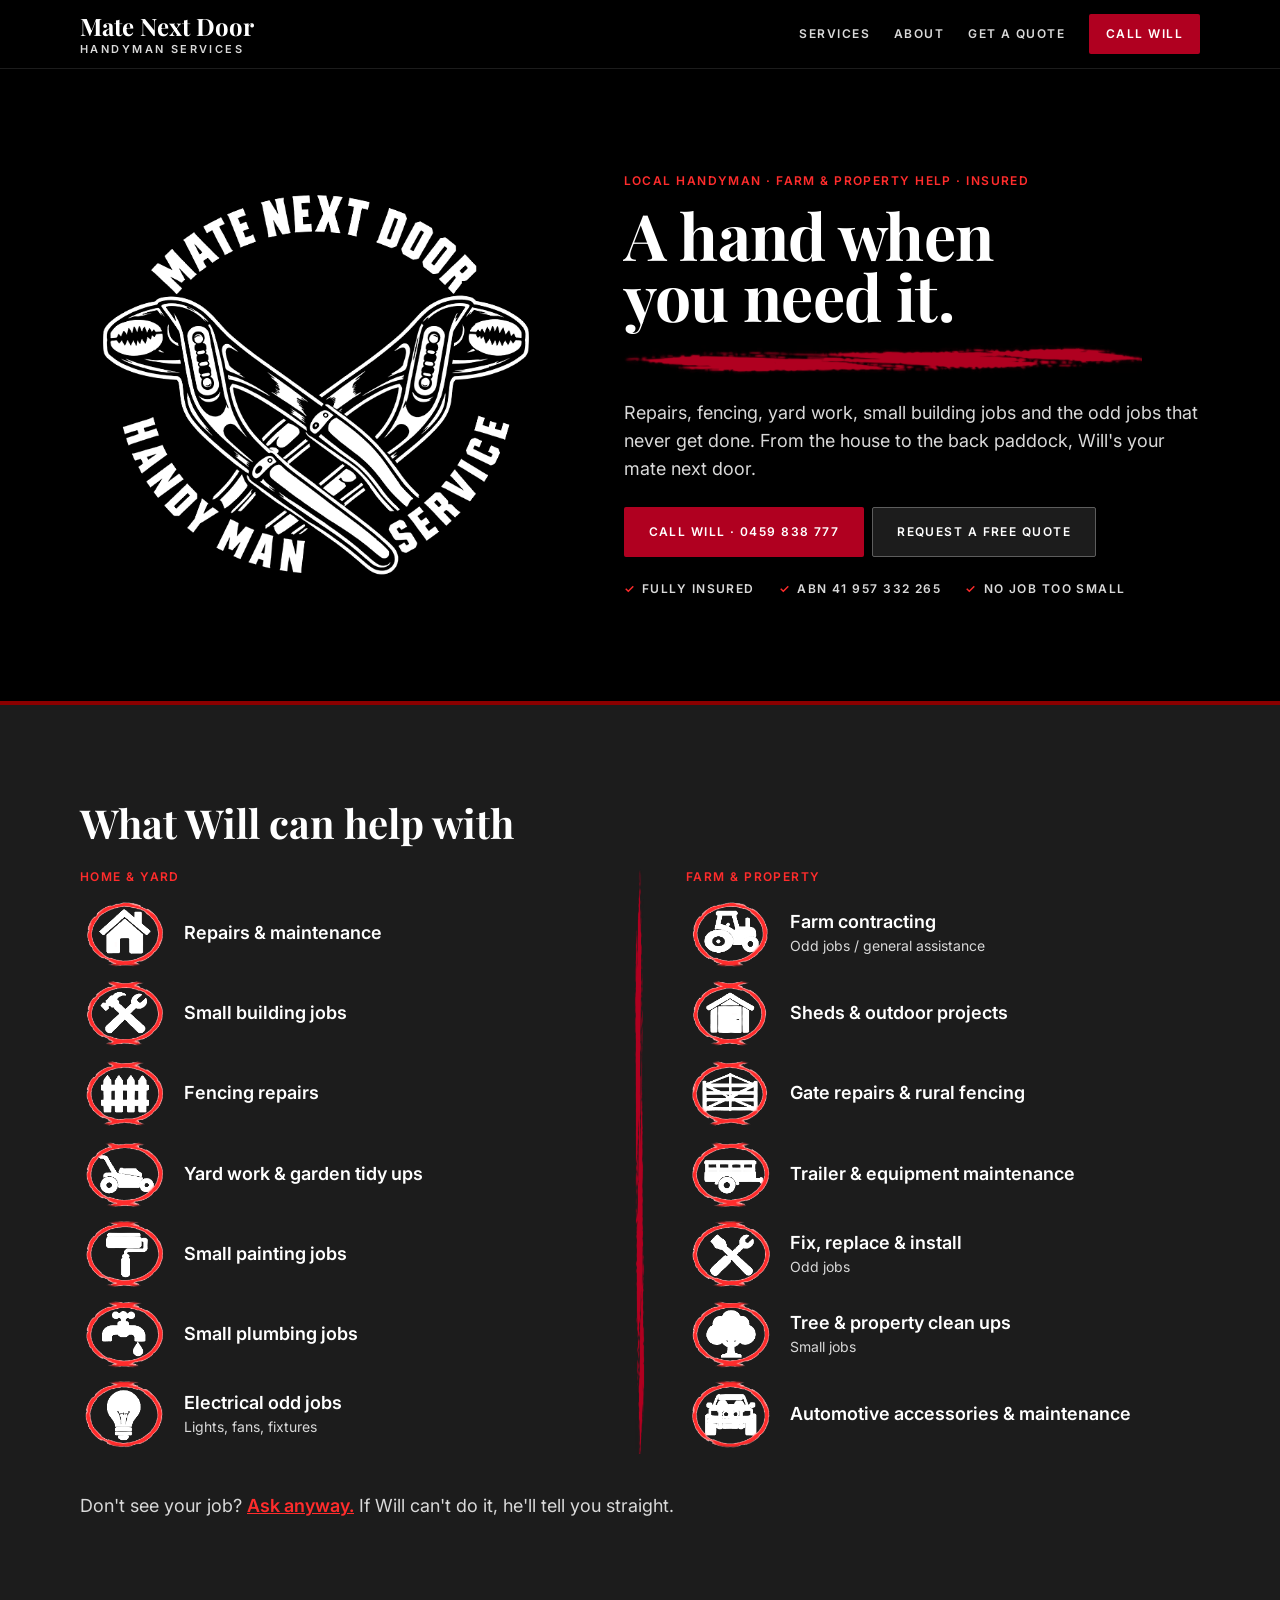
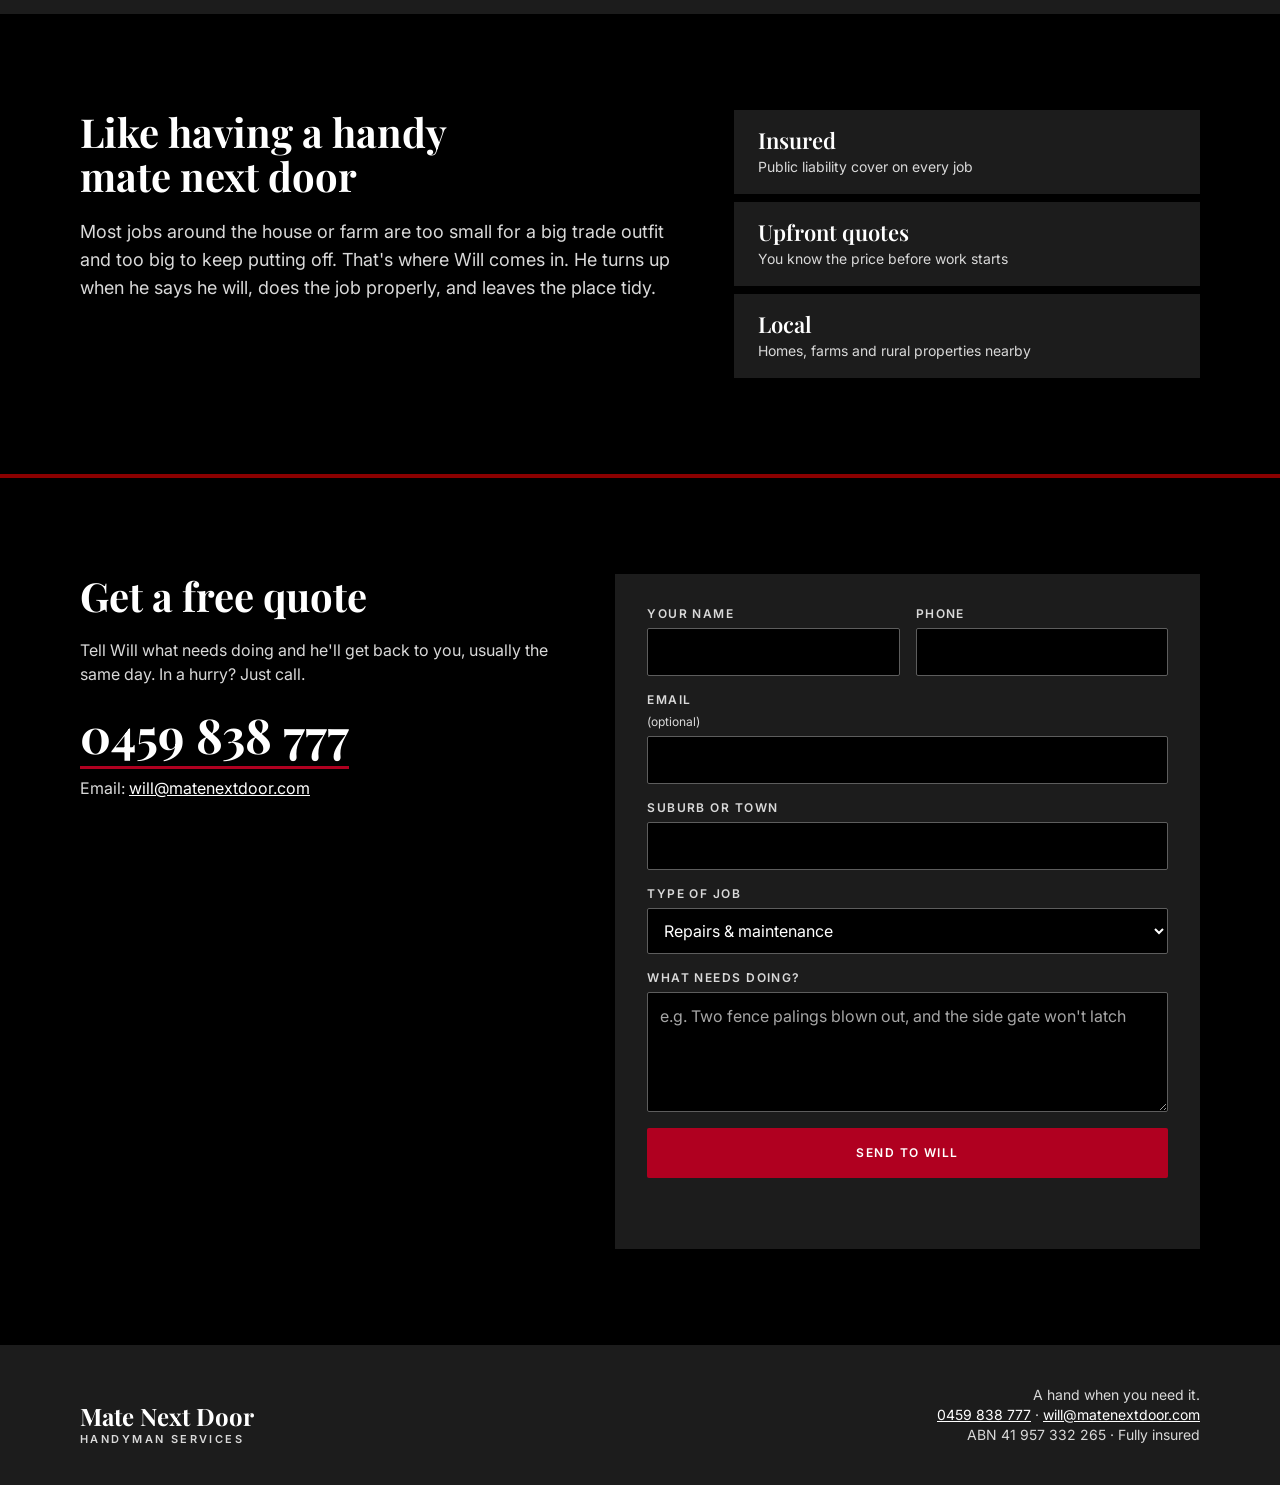
<file: index.html>
<!doctype html>
<html lang="en-AU">
<head>
<meta charset="utf-8">
<meta name="viewport" content="width=device-width, initial-scale=1">
<title>Mate Next Door | Handyman Services</title>
<meta name="description" content="Mate Next Door: local handyman, farm and property help. Repairs, fencing, yard work, small building, painting and plumbing jobs. Insured. A hand when you need it.">
<meta name="theme-color" content="#000000">
<link rel="icon" href="img/favicon.png">
<link rel="apple-touch-icon" href="img/favicon.png">
<link rel="preconnect" href="https://fonts.googleapis.com">
<link rel="preconnect" href="https://fonts.gstatic.com" crossorigin>
<link href="https://fonts.googleapis.com/css2?family=Inter:wght@400;600&family=Playfair+Display:wght@600;700&display=swap" rel="stylesheet">
<link rel="stylesheet" href="styles.css">
</head>
<body>

<header class="topbar">
  <div class="wrap topbar-inner">
    <a href="#top" class="wordmark" aria-label="Mate Next Door home">
      <span class="wm-main">Mate Next Door</span>
      <span class="wm-sub">Handyman Services</span>
    </a>
    <nav class="nav" aria-label="Main">
      <a href="#services">Services</a>
      <a href="#about">About</a>
      <a href="#quote">Get a quote</a>
    </nav>
    <a class="btn btn-red btn-sm" href="tel:+61459838777">Call Will</a>
  </div>
</header>

<main id="top">

  <section class="hero">
    <div class="wrap hero-inner">
      <div class="hero-logo">
        <img src="img/logo.png" alt="Mate Next Door Handy Man Service logo" width="634" height="634"
             onerror="this.parentNode.classList.add('no-logo')">
        <div class="logo-fallback" aria-hidden="true"><span>Mate Next Door</span><small>Handy Man Service</small></div>
      </div>
      <div class="hero-copy">
      <p class="eyebrow">Local handyman · Farm &amp; property help · Insured</p>
      <h1>A hand when<br>you need it.</h1>
      <img class="brush" src="img/noir/brush.png" alt="" width="740" height="45">
      <p class="lede">Repairs, fencing, yard work, small building jobs and the odd jobs that never get done. From the house to the back paddock, Will's your mate next door.</p>
      <div class="cta-row">
        <a class="btn btn-red" href="tel:+61459838777">Call Will · 0459 838 777</a>
        <a class="btn btn-outline" href="#quote">Request a free quote</a>
      </div>
      <ul class="trust">
        <li>Fully insured</li>
        <li>ABN 41 957 332 265</li>
        <li>No job too small</li>
      </ul>
      </div>
    </div>
  </section>

  <section id="services" class="services">
    <div class="wrap">
      <h2>What Will can help with</h2>
      <div class="svc-cols">
        <div>
          <h3 class="col-head eyebrow">Home &amp; yard</h3>
          <ul class="svc-list">
            <li><img src="img/noir/icons/repairs.png" alt="" width="160" height="124"><span>Repairs &amp; maintenance</span></li>
            <li><img src="img/noir/icons/building.png" alt="" width="160" height="124"><span>Small building jobs</span></li>
            <li><img src="img/noir/icons/fencing.png" alt="" width="160" height="124"><span>Fencing repairs</span></li>
            <li><img src="img/noir/icons/yard.png" alt="" width="160" height="124"><span>Yard work &amp; garden tidy ups</span></li>
            <li><img src="img/noir/icons/painting.png" alt="" width="160" height="124"><span>Small painting jobs</span></li>
            <li><img src="img/noir/icons/plumbing.png" alt="" width="160" height="124"><span>Small plumbing jobs</span></li>
            <li><img src="img/noir/icons/electrical.png" alt="" width="160" height="124"><span>Electrical odd jobs <small>Lights, fans, fixtures</small></span></li>
          </ul>
        </div>
        <div class="svc-divider" aria-hidden="true"></div>
        <div>
          <h3 class="col-head eyebrow">Farm &amp; property</h3>
          <ul class="svc-list">
            <li><img src="img/noir/icons/farm.png" alt="" width="160" height="124"><span>Farm contracting <small>Odd jobs / general assistance</small></span></li>
            <li><img src="img/noir/icons/sheds.png" alt="" width="160" height="124"><span>Sheds &amp; outdoor projects</span></li>
            <li><img src="img/noir/icons/gates.png" alt="" width="160" height="124"><span>Gate repairs &amp; rural fencing</span></li>
            <li><img src="img/noir/icons/trailer.png" alt="" width="160" height="124"><span>Trailer &amp; equipment maintenance</span></li>
            <li><img src="img/noir/icons/install.png" alt="" width="160" height="124"><span>Fix, replace &amp; install <small>Odd jobs</small></span></li>
            <li><img src="img/noir/icons/trees.png" alt="" width="160" height="124"><span>Tree &amp; property clean ups <small>Small jobs</small></span></li>
            <li><img src="img/noir/icons/automotive.png" alt="" width="160" height="124"><span>Automotive accessories &amp; maintenance</span></li>
          </ul>
        </div>
      </div>
      <p class="svc-note">Don't see your job? <a href="#quote">Ask anyway.</a> If Will can't do it, he'll tell you straight.</p>
    </div>
  </section>

  <section id="about" class="about">
    <div class="wrap about-inner">
      <div>
        <h2>Like having a handy mate next door</h2>
        <p>Most jobs around the house or farm are too small for a big trade outfit and too big to keep putting off. That's where Will comes in. He turns up when he says he will, does the job properly, and leaves the place tidy.</p>
      </div>
      <ul class="facts">
        <li><strong>Insured</strong><span>Public liability cover on every job</span></li>
        <li><strong>Upfront quotes</strong><span>You know the price before work starts</span></li>
        <li><strong>Local</strong><span>Homes, farms and rural properties nearby</span></li>
      </ul>
    </div>
  </section>

  <section id="quote" class="quote">
    <div class="wrap quote-inner">
      <div class="quote-copy">
        <h2>Get a free quote</h2>
        <p>Tell Will what needs doing and he'll get back to you, usually the same day. In a hurry? Just call.</p>
        <p class="big-phone"><a href="tel:+61459838777">0459 838 777</a></p>
        <p class="email-line">Email: <a href="mailto:will@matenextdoor.com">will@matenextdoor.com</a></p>
      </div>
      <form class="quote-form" id="quote-form" novalidate>
        <div class="row2">
          <label>Your name<input name="name" autocomplete="name" required></label>
          <label>Phone<input name="phone" type="tel" autocomplete="tel" required></label>
        </div>
        <label>Email <span class="opt">(optional)</span><input name="email" type="email" autocomplete="email"></label>
        <label>Suburb or town<input name="suburb" autocomplete="address-level2" required></label>
        <label>Type of job
          <select name="service">
            <option>Repairs &amp; maintenance</option>
            <option>Small building job</option>
            <option>Fencing / gates</option>
            <option>Yard work &amp; garden tidy up</option>
            <option>Painting</option>
            <option>Plumbing</option>
            <option>Electrical odd job</option>
            <option>Farm contracting</option>
            <option>Sheds &amp; outdoor projects</option>
            <option>Trailer / equipment / automotive</option>
            <option>Tree &amp; property clean up</option>
            <option>Something else</option>
          </select>
        </label>
        <label>What needs doing?<textarea name="details" rows="4" required placeholder="e.g. Two fence palings blown out, and the side gate won't latch"></textarea></label>
        <label class="hp" aria-hidden="true">Leave this empty<input name="company" tabindex="-1" autocomplete="off"></label>
        <button class="btn btn-red btn-block" type="submit">Send to Will</button>
        <p class="form-status" role="status" aria-live="polite"></p>
      </form>
    </div>
  </section>

</main>

<footer class="footer">
  <div class="wrap footer-inner">
    <div>
      <span class="wm-main">Mate Next Door</span>
      <span class="wm-sub">Handyman Services</span>
    </div>
    <p>A hand when you need it.<br>
       <a href="tel:+61459838777">0459 838 777</a> · <a href="mailto:will@matenextdoor.com">will@matenextdoor.com</a><br>
       ABN 41 957 332 265 · Fully insured</p>
  </div>
</footer>

<script src="quote.js" defer></script>
</body>
</html>
</file>
<file: styles.css>
/* Crimson Noir: black grounds, white words, red only where it means something.
   Token names and values follow the Crimson Noir design system. */
:root {
  color-scheme: dark;
  --black: #000000;          /* page ground */
  --surface: #1c1c1c;        /* cards, panels, inputs */
  --surface-raised: #5d5d5d; /* hover, menus, dividers */
  --ink: #ffffff;            /* text that must be read */
  --ink-muted: #d9d9d9;      /* secondary text */
  --blood: #8b0000;          /* pressed crimson, large brand fields */
  --crimson: #b00020;        /* the one action colour: fill only */
  --crimson-text: #ff2c2c;   /* red that must be read: links, errors, focus */
  --display: "Playfair Display", Georgia, "Times New Roman", serif;
  --sans: Inter, system-ui, -apple-system, "Segoe UI", sans-serif;
  --space-2: 8px; --space-4: 16px; --space-6: 24px; --space-10: 40px;
  --radius-sm: 2px; --radius-md: 6px;
}

* { box-sizing: border-box; }
html { scroll-behavior: smooth; }
body {
  margin: 0;
  background: var(--black);
  color: var(--ink);
  font: 400 16px/24px var(--sans);
  -webkit-font-smoothing: antialiased;
}
img { max-width: 100%; height: auto; display: block; }
a { color: var(--crimson-text); }
h1, h2, h3 {
  font-family: var(--display);
  font-weight: 700;
  line-height: 1.1;
  margin: 0 0 0.5em;
  text-wrap: balance;
}
h2 { font-size: clamp(28px, 4.5vw, 40px); line-height: 1.1; }
h3 { font-weight: 600; }
.label, .eyebrow {
  font: 600 12px/16px var(--sans); letter-spacing: 0.12em; text-transform: uppercase;
}

.wrap { width: min(1120px, 100% - 32px); margin-inline: auto; }

/* Buttons: label style, square-ish, no shadows */
.btn {
  display: inline-flex; align-items: center; justify-content: center;
  font: 600 12px/16px var(--sans); letter-spacing: 0.12em; text-transform: uppercase;
  text-decoration: none;
  min-height: 48px; padding: var(--space-4) var(--space-6);
  border-radius: var(--radius-sm);
  border: 1px solid transparent;
  cursor: pointer;
  transition: background .15s, color .15s, border-color .15s;
}
.btn-red { background: var(--crimson); color: var(--ink); }
.btn-red:hover, .btn-red:active { background: var(--blood); }
.btn-outline { background: var(--surface); color: var(--ink); border-color: var(--surface-raised); }
.btn-outline:hover { background: var(--surface-raised); }
.btn-sm { min-height: 40px; padding: var(--space-2) var(--space-4); }
.btn-block { width: 100%; }
.btn:focus-visible, a:focus-visible, input:focus-visible, select:focus-visible, textarea:focus-visible {
  outline: 2px solid var(--crimson-text); outline-offset: 2px;
}

/* Header */
.topbar {
  position: sticky; top: 0; z-index: 10;
  background: var(--black); border-bottom: 1px solid var(--surface);
}
.topbar-inner { display: flex; align-items: center; gap: var(--space-6); min-height: 68px; }
.wordmark { text-decoration: none; color: var(--ink); display: flex; flex-direction: column; line-height: 1; }
.wm-main { font: 700 24px/1 var(--display); }
.wm-sub {
  font: 600 11px/1 var(--sans); text-transform: uppercase; letter-spacing: 0.22em;
  color: var(--ink-muted); margin-top: 6px;
}
.nav { display: flex; gap: var(--space-6); margin-left: auto; }
.nav a {
  text-decoration: none; color: var(--ink-muted);
  font: 600 12px/16px var(--sans); letter-spacing: 0.12em; text-transform: uppercase;
}
.nav a:hover { color: var(--ink); }

/* Hero */
.hero {
  background: var(--black);
  padding: clamp(48px, 8vw, 96px) 0;
  border-bottom: 4px solid var(--blood);
}
.hero-inner { display: grid; grid-template-columns: minmax(0, 0.9fr) minmax(0, 1.1fr); gap: clamp(32px, 6vw, 72px); align-items: center; }
.hero-logo { position: relative; aspect-ratio: 1; max-width: 440px; width: 100%; justify-self: center; }
.hero-logo img { width: 100%; height: 100%; object-fit: contain; }
.logo-fallback { display: none; }
.hero-logo.no-logo img { display: none; }
.hero-logo.no-logo .logo-fallback {
  display: flex; flex-direction: column; align-items: center; justify-content: center; text-align: center;
  height: 100%; border: 2px solid var(--ink); border-radius: 50%; padding: 12%;
}
.logo-fallback span { font: 700 clamp(36px, 6vw, 56px)/0.95 var(--display); }
.logo-fallback small { font: 600 12px/16px var(--sans); text-transform: uppercase; letter-spacing: 0.18em; color: var(--ink-muted); margin-top: 12px; }
.eyebrow { color: var(--crimson-text); margin: 0 0 var(--space-4); }
.hero h1 { font-size: clamp(48px, 9vw, 64px); line-height: 0.95; letter-spacing: -0.01em; margin: 0; }
.brush { width: min(520px, 90%); margin: var(--space-4) 0 var(--space-6); }
.lede { max-width: 36em; font-size: 18px; line-height: 28px; color: var(--ink-muted); margin: 0 0 var(--space-6); }
.cta-row { display: flex; flex-wrap: wrap; gap: var(--space-2); }
.trust {
  list-style: none; padding: 0; margin: var(--space-6) 0 0;
  display: flex; flex-wrap: wrap; gap: var(--space-2) var(--space-6);
  font: 600 12px/16px var(--sans); letter-spacing: 0.12em; text-transform: uppercase; color: var(--ink-muted);
}
.trust li::before { content: "✓"; color: var(--crimson-text); margin-right: 6px; }

/* Services */
.services { background: var(--surface); padding: clamp(56px, 8vw, 96px) 0; }
.svc-cols { display: grid; grid-template-columns: 1fr 12px 1fr; gap: var(--space-10); margin-top: var(--space-6); }
.col-head { color: var(--crimson-text); margin-bottom: var(--space-2); }
.svc-divider { background: url("img/noir/brush-v.png") center / 100% 100% no-repeat; }
.svc-list { list-style: none; margin: 0; padding: 0; }
.svc-list li {
  display: grid; grid-template-columns: 88px 1fr; align-items: center; gap: var(--space-4);
  padding: 6px 0;
}
.svc-list img { width: 88px; }
.svc-list span { font: 600 18px/24px var(--sans); }
.svc-list small { display: block; font: 400 14px/20px var(--sans); color: var(--ink-muted); margin-top: 2px; }
.svc-note { margin: var(--space-10) 0 0; font-size: 18px; color: var(--ink-muted); }
.svc-note a { font-weight: 600; }

/* About */
.about { padding: clamp(56px, 8vw, 96px) 0; }
.about-inner { display: grid; grid-template-columns: 1.3fr 1fr; gap: 48px; align-items: start; }
.about p { color: var(--ink-muted); max-width: 36em; margin: 0; font-size: 18px; line-height: 28px; }
.facts { list-style: none; padding: 0; margin: 0; display: grid; gap: var(--space-2); }
.facts li { background: var(--surface); padding: var(--space-4) var(--space-6); }
.facts strong { display: block; font: 600 22px/28px var(--display); }
.facts span { color: var(--ink-muted); font-size: 14px; line-height: 20px; }

/* Quote */
.quote { background: var(--black); border-top: 4px solid var(--blood); padding: clamp(56px, 8vw, 96px) 0; }
.quote-inner { display: grid; grid-template-columns: 1fr 1.2fr; gap: 48px; align-items: start; }
.quote-copy p { color: var(--ink-muted); }
.big-phone { margin: var(--space-6) 0 var(--space-2); }
.big-phone a {
  font: 700 clamp(36px, 6vw, 48px)/1 var(--display); color: var(--ink); text-decoration: none;
  border-bottom: 3px solid var(--crimson);
}
.email-line a { color: var(--ink); }
.quote-form {
  background: var(--surface); color: var(--ink); padding: clamp(20px, 4vw, 32px);
  display: grid; gap: var(--space-4);
}
.quote-form label {
  display: grid; gap: 6px;
  font: 600 12px/16px var(--sans); letter-spacing: 0.12em; text-transform: uppercase; color: var(--ink-muted);
}
.opt { color: var(--ink-muted); text-transform: none; letter-spacing: 0; font-weight: 400; }
.quote-form input, .quote-form select, .quote-form textarea {
  font: 400 16px/24px var(--sans); color: var(--ink);
  border: 1px solid var(--surface-raised); border-radius: var(--radius-sm); padding: 11px 12px; width: 100%;
  background: var(--black);
}
.quote-form textarea { resize: vertical; }
.quote-form ::placeholder { color: #a6a6a6; }
.row2 { display: grid; grid-template-columns: 1fr 1fr; gap: var(--space-4); }
.hp { position: absolute; left: -9999px; }
.form-status { margin: 0; min-height: 1.4em; font-weight: 600; }
.form-status.ok { color: var(--ink); }
.form-status.ok::before { content: "✓ "; color: var(--crimson-text); }
.form-status.err { color: var(--crimson-text); }

/* Footer */
.footer { background: var(--surface); color: var(--ink-muted); padding: var(--space-10) 0; }
.footer-inner { display: flex; flex-wrap: wrap; justify-content: space-between; gap: var(--space-6); align-items: end; }
.footer .wm-main { color: var(--ink); display: block; }
.footer .wm-sub { display: block; }
.footer p { margin: 0; text-align: right; font-size: 14px; line-height: 20px; }
.footer a { color: var(--ink); }

/* Small screens */
@media (max-width: 820px) {
  .nav { display: none; }
  .topbar-inner { justify-content: space-between; }
  .wm-main { font-size: 20px; }
  .svc-cols { grid-template-columns: 1fr; gap: var(--space-6); }
  .svc-divider { display: none; }
  .about-inner, .quote-inner, .hero-inner { grid-template-columns: 1fr; gap: 32px; }
  .hero-logo { max-width: 280px; }
  .footer p { text-align: left; }
}
@media (max-width: 480px) {
  .row2 { grid-template-columns: 1fr; }
  .svc-list li { grid-template-columns: 72px 1fr; }
  .svc-list img { width: 72px; }
  .svc-list span { font-size: 16px; }
  .cta-row .btn { width: 100%; }
}
</file>
